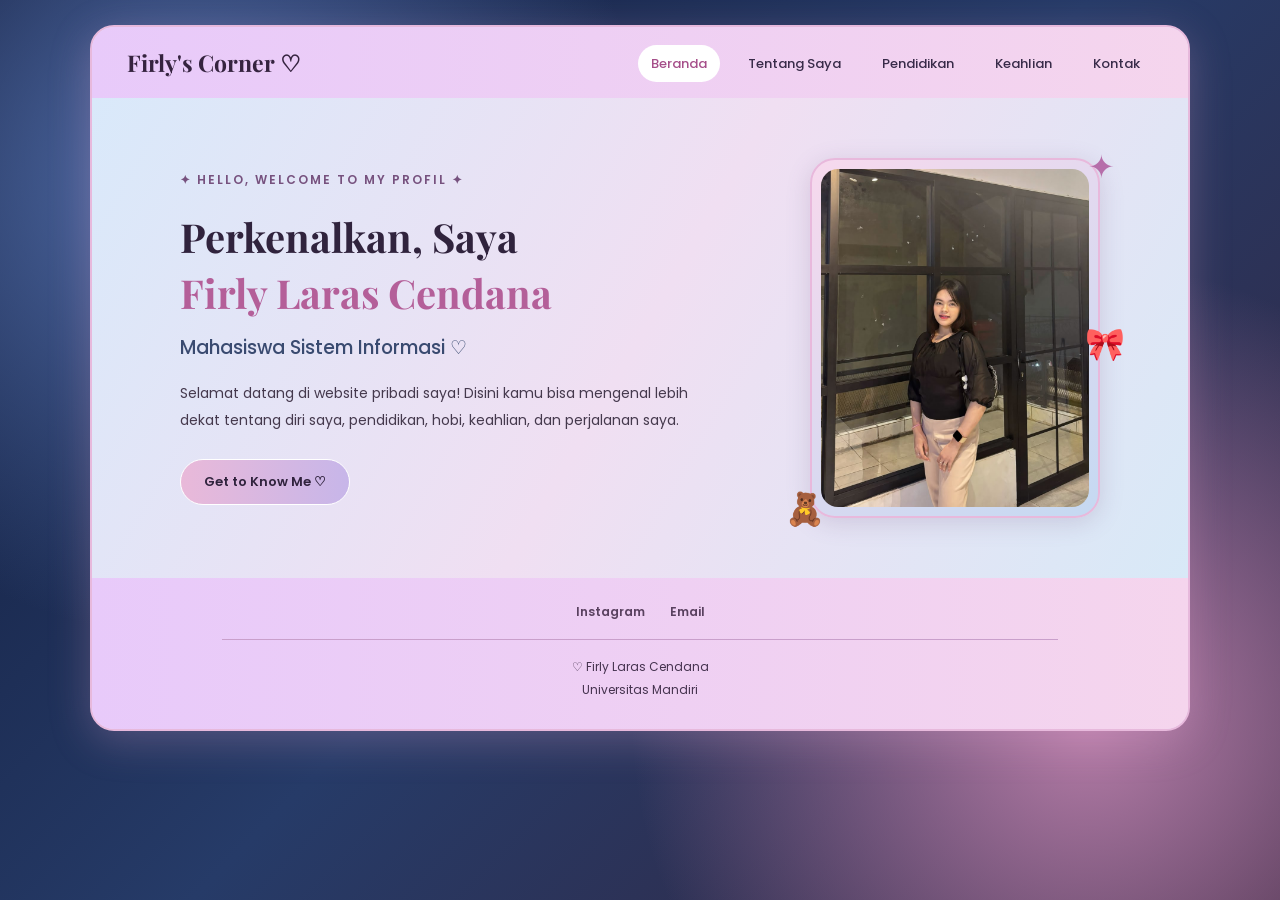
<file: index.html>
<!DOCTYPE html>
<html lang="id">
<head>
    <meta charset="UTF-8">
    <meta name="viewport" content="width=device-width, initial-scale=1.0">
    <title>Website Pribadi Firly</title>
    <link rel="stylesheet" href="css/style.css">
</head>
<body>

    <div class="site-card">

    <header>
         <nav class="navbar">
            <h2>Firly's Corner ♡</h2>
            <ul>
                <li><a href="index.html" class="active">Beranda</a></li>
                <li><a href="about.html">Tentang Saya</a></li>
                <li><a href="education.html">Pendidikan</a></li>
                <li><a href="skills.html">Keahlian</a></li>
                <li><a href="contact.html">Kontak</a></li>
            </ul>
        </nav>
    </header>

    <section class="home">
        <div class="home-text">
            <p class="welcome">✦ HELLO, WELCOME TO MY PROFIL ✦</p>

            <h1>Perkenalkan, Saya <br><span>Firly Laras Cendana</span></h1>

            <h3>Mahasiswa Sistem Informasi ♡</h3>

            <p class="description">
                Selamat datang di website pribadi saya!
                Disini kamu bisa mengenal lebih dekat tentang
                diri saya, pendidikan, hobi, keahlian,
                dan perjalanan saya.
            </p>

            <a href="about.html" class="button">Get to Know Me ♡</a> 
        </div>

        <div class="home-image">
            <div class="photo-frame">
                <img src="images/foto-profil.jpeg" alt="Foto Firly">
            </div>

            <div class="decoration bear">🧸</div>
            <div class="decoration star">✦</div>
            <div class="decoration ribbon">🎀</div>
        </div>
    </section>

<footer>
    <div class="footer-icons">
        <a href="https://www.instagram.com/firlyrasc/"
           target="_blank">Instagram</a>

        <a href="mailto:firlylarasc05@gmail.com">Email</a>
    </div>

    <div class="footer-line"></div>

    <p>♡ Firly Laras Cendana</p>
    <p>Universitas Mandiri </p>
</footer>
    </div>

</body>
</html>
</file>
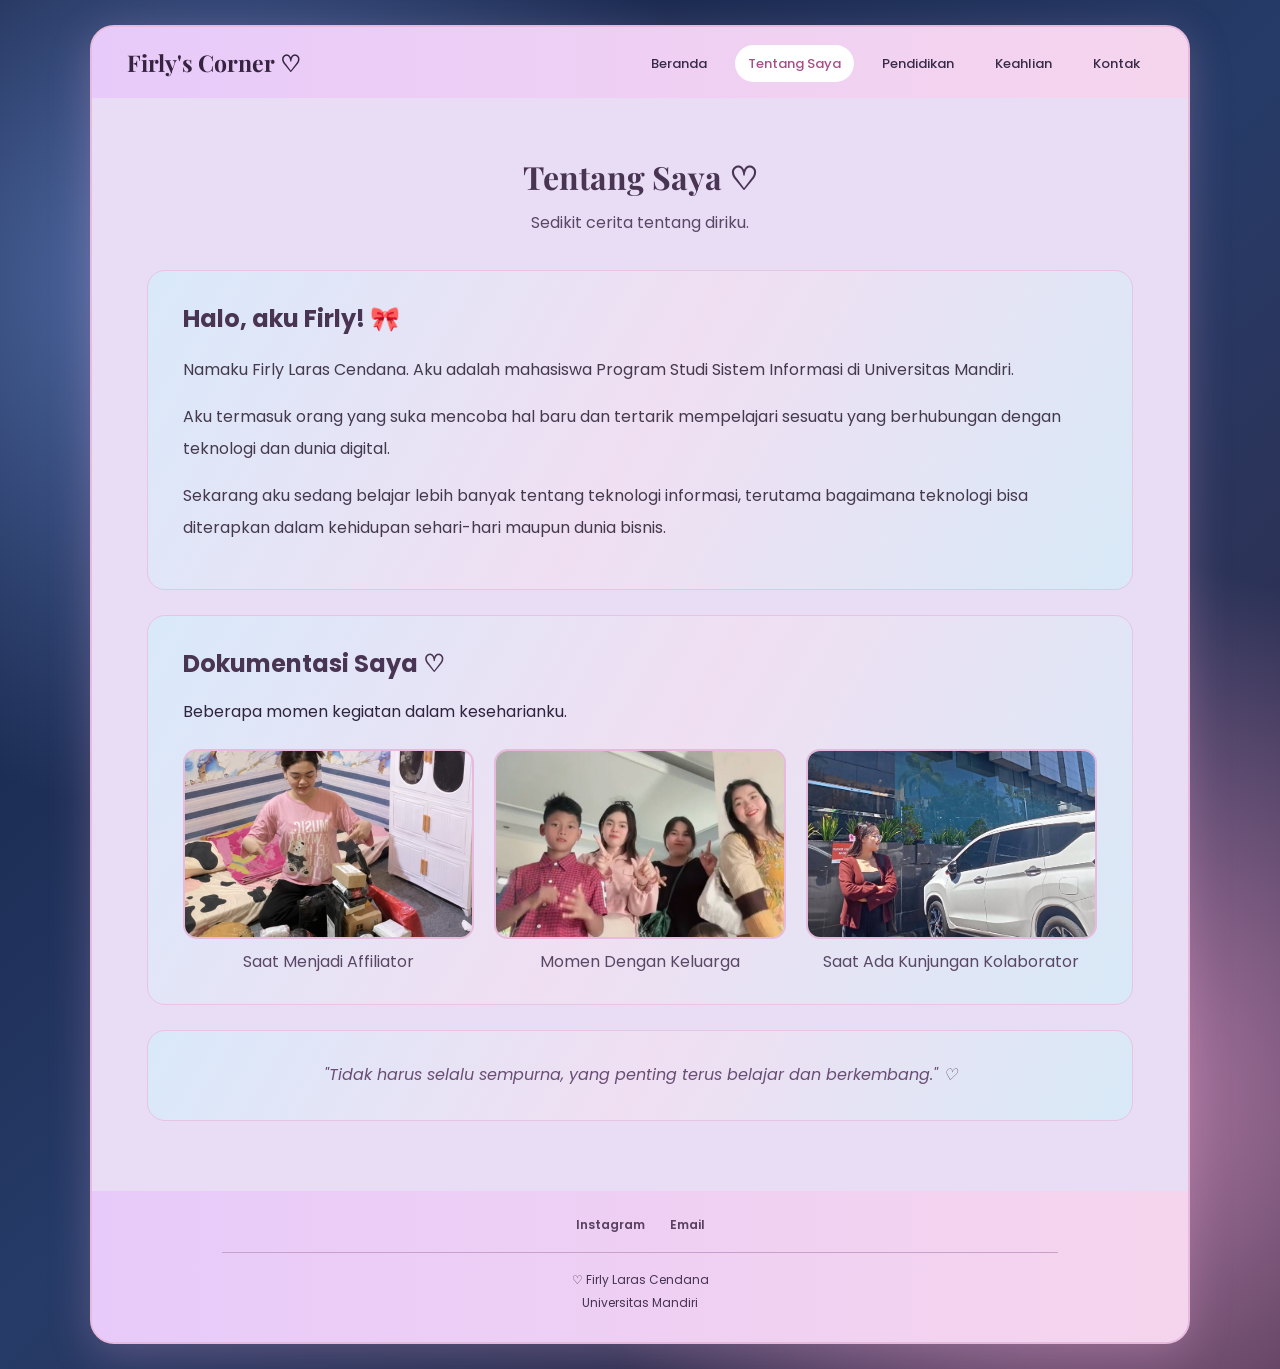
<file: about.html>
<!DOCTYPE html>
<html lang="id">
<head>
    <meta charset="UTF-8">
    <meta name="viewport" content="width=device-width, initial-scale=1.0">
    <title>Tentang Saya - Firly's Corner</title>
    <link rel="stylesheet" href="css/style.css">
</head>
<body>

    <div class="site-card">

        <header>
            <nav class="navbar">
                <h2>Firly's Corner ♡</h2>
                <ul>
                    <li><a href="index.html">Beranda</a></li>
                    <li><a href="about.html" class="active">Tentang Saya</a></li>
                    <li><a href="education.html">Pendidikan</a></li>
                    <li><a href="skills.html">Keahlian</a></li>
                    <li><a href="contact.html">Kontak</a></li>
                </ul>
            </nav>
        </header>

        <main class="page-content">

            <div class="page-heading">
                <h1>Tentang Saya ♡</h1>
                <p>Sedikit cerita tentang diriku.</p>
            </div>

            <section class="about-box">
                <h2>Halo, aku Firly! 🎀</h2>

                <p>
                    Namaku Firly Laras Cendana.
                    Aku adalah mahasiswa Program Studi Sistem Informasi
                    di Universitas Mandiri.
                </p>

                <p>
                    Aku termasuk orang yang suka mencoba hal baru
                    dan tertarik mempelajari sesuatu yang berhubungan
                    dengan teknologi dan dunia digital.
                </p>

                <p>
                    Sekarang aku sedang belajar lebih banyak tentang
                    teknologi informasi, terutama bagaimana teknologi
                    bisa diterapkan dalam kehidupan sehari-hari
                    maupun dunia bisnis.
                </p>
            </section>

            <section class="about-gallery">
                <h2>Dokumentasi Saya ♡</h2>
                <p>Beberapa momen kegiatan dalam keseharianku.</p>

                <div class="gallery-grid">

                <div class="gallery-item">
                <img src="images/dokumentasi1.jpeg" alt="Dokumentasi 1">
                <p>Saat Menjadi Affiliator</p>
                </div>

                <div class="gallery-item">
                <img src="images/dokumentasi2.jpeg" alt="Dokumentasi 2">
                <p>Momen Dengan Keluarga</p>
              </div>

               <div class="gallery-item">
               <img src="images/dokumentasi3.jpeg" alt="Dokumentasi 3">
               <p>Saat Ada Kunjungan Kolaborator</p>
          </div>

            </section>

            <div class="about-quote">
                <p>
                    "Tidak harus selalu sempurna,
                    yang penting terus belajar dan berkembang." ♡
                </p>
            </div>

        </main>

<footer>
    <div class="footer-icons">
        <a href="https://www.instagram.com/firlyrasc/"
           target="_blank">Instagram</a>

        <a href="mailto:firlylarasc05@gmail.com">Email</a>
    </div>

    <div class="footer-line"></div>

    <p>♡ Firly Laras Cendana</p>
    <p>Universitas Mandiri </p>
</footer>

    </div>

</body>
</html>
</file>
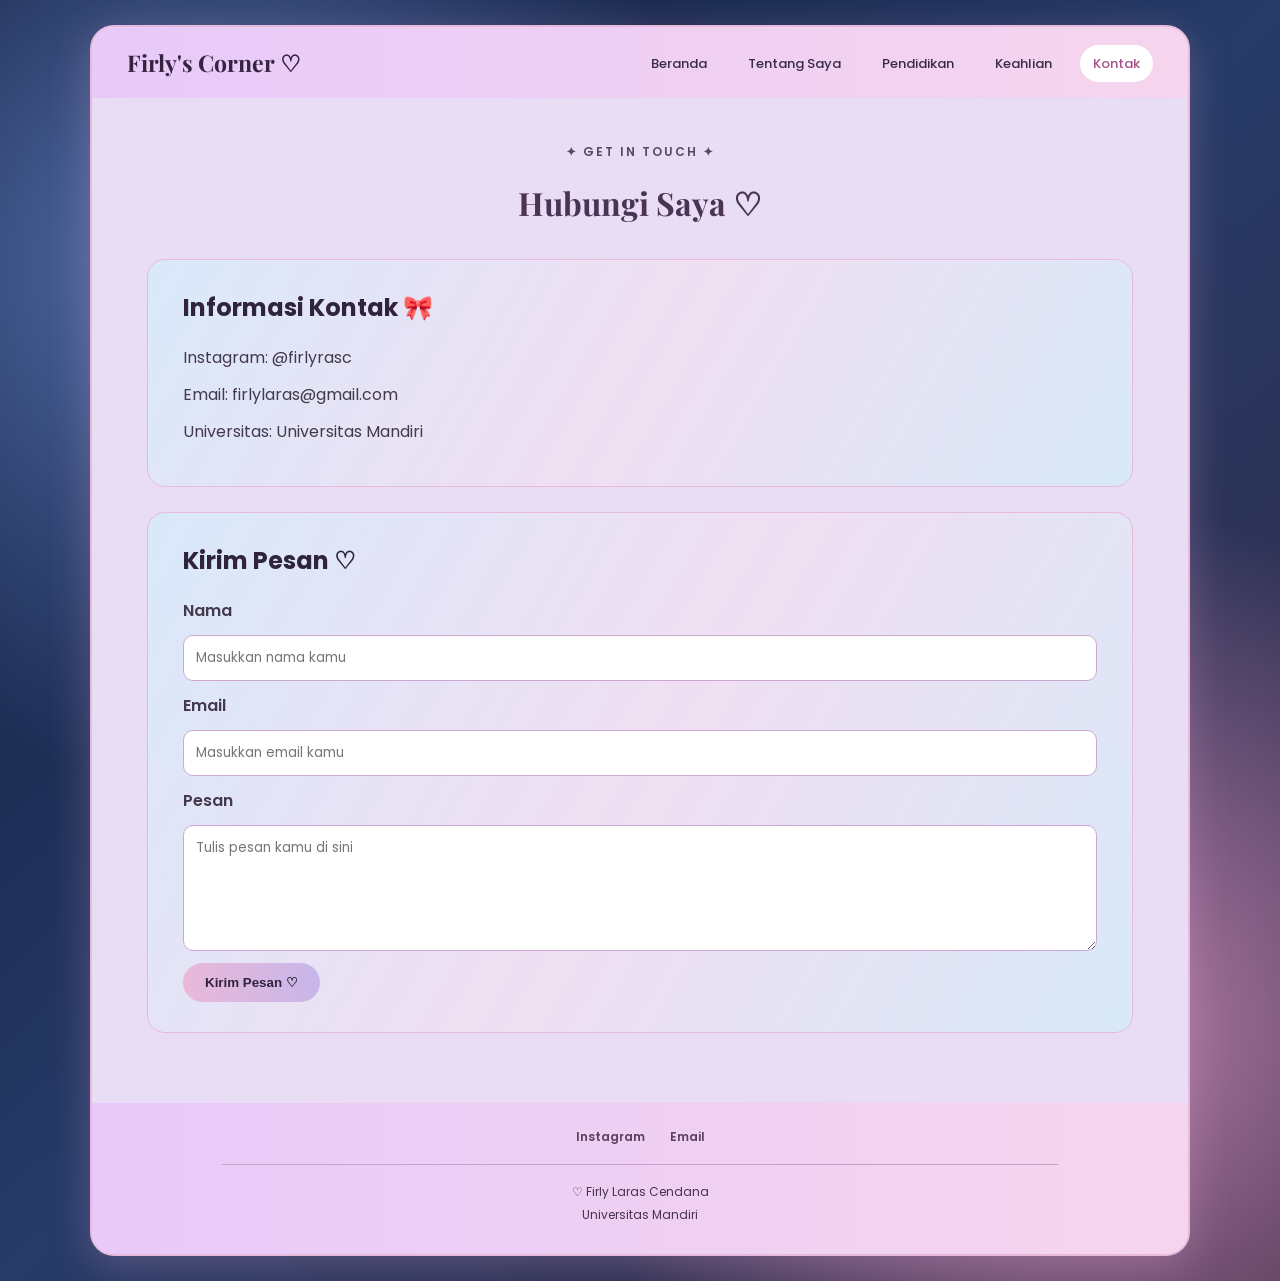
<file: contact.html>
<!DOCTYPE html>
<html lang="id">
<head>
    <meta charset="UTF-8">
    <meta name="viewport" content="width=device-width, initial-scale=1.0">
    <title>Kontak - Firly's Corner</title>
    <link rel="stylesheet" href="css/style.css">
</head>
<body>

    <div class="site-card">

        <header>
            <nav class="navbar">
                <h2>Firly's Corner ♡</h2>
                <ul>
                    <li><a href="index.html">Beranda</a></li>
                    <li><a href="about.html">Tentang Saya</a></li>
                    <li><a href="education.html">Pendidikan</a></li>
                    <li><a href="skills.html">Keahlian</a></li>
                    <li><a href="contact.html" class="active">Kontak</a></li>
                </ul>
            </nav>
        </header>

        <main class="page-content">

            <div class="page-heading">
                <p class="welcome">✦ GET IN TOUCH ✦</p>
                <h1>Hubungi Saya ♡</h1>
            </div>

            <section class="contact-box">

                <h2>Informasi Kontak 🎀</h2>

                <p>Instagram: @firlyrasc</p>
                <p>Email: firlylaras@gmail.com</p>
                <p>Universitas: Universitas Mandiri</p>

            </section>

            <section class="contact-box">

                <h2>Kirim Pesan ♡</h2>

                <form>
                    <label>Nama</label>
                    <input type="text" placeholder="Masukkan nama kamu">

                    <label>Email</label>
                    <input type="email" placeholder="Masukkan email kamu">

                    <label>Pesan</label>
                    <textarea rows="5" placeholder="Tulis pesan kamu di sini"></textarea>

                    <button type="button">Kirim Pesan ♡</button>
                </form>

            </section>

        </main>

<footer>
    <div class="footer-icons">
        <a href="https://www.instagram.com/firlyrasc/"
           target="_blank">Instagram</a>

        <a href="mailto:firlylarasc05@gmail.com">Email</a>
    </div>

    <div class="footer-line"></div>

    <p>♡ Firly Laras Cendana</p>
    <p>Universitas Mandiri </p>
</footer>

    </div>

</body>
</html>
</file>
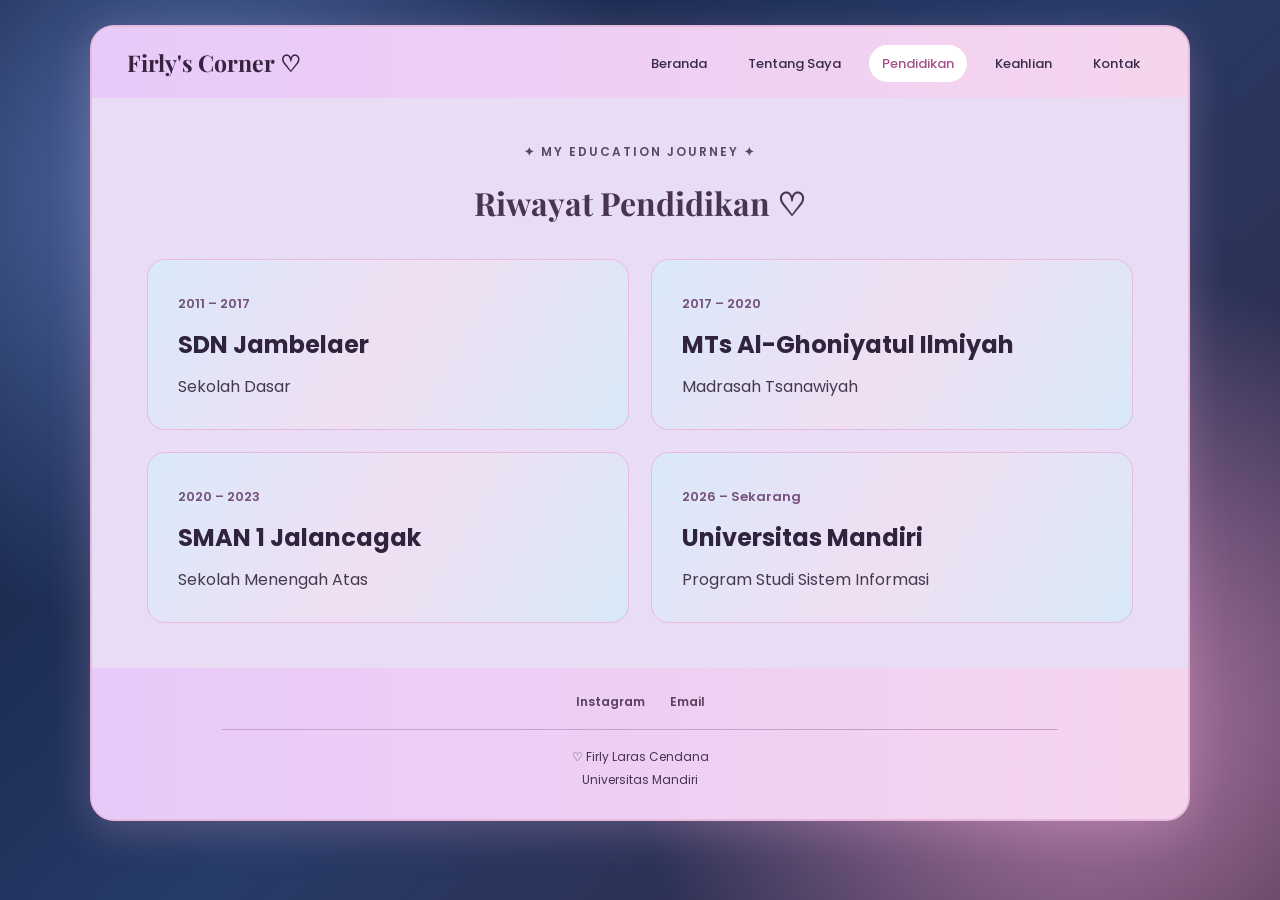
<file: education.html>
<!DOCTYPE html>
<html lang="id">
<head>
    <meta charset="UTF-8">
    <meta name="viewport" content="width=device-width, initial-scale=1.0">
    <title>Pendidikan - Firly's Corner</title>
    <link rel="stylesheet" href="css/style.css">
</head>
<body>

    <div class="site-card">

        <header>
            <nav class="navbar">
                <h2>Firly's Corner ♡</h2>
                <ul>
                    <li><a href="index.html">Beranda</a></li>
                    <li><a href="about.html">Tentang Saya</a></li>
                    <li><a href="education.html" class="active">Pendidikan</a></li>
                    <li><a href="skills.html">Keahlian</a></li>
                    <li><a href="contact.html">Kontak</a></li>
                </ul>
            </nav>
        </header>

        <main class="page-content">

            <div class="page-heading">
                <p class="welcome">✦ MY EDUCATION JOURNEY ✦</p>
                <h1>Riwayat Pendidikan ♡</h1>
            </div>

            <section class="education-list">

                <div class="education-box">
                    <span>2011 – 2017</span>
                    <h2>SDN Jambelaer</h2>
                    <p>Sekolah Dasar</p>
                </div>

                <div class="education-box">
                    <span>2017 – 2020</span>
                    <h2>MTs Al-Ghoniyatul Ilmiyah</h2>
                    <p>Madrasah Tsanawiyah</p>
                </div>

                <div class="education-box">
                    <span>2020 – 2023</span>
                    <h2>SMAN 1 Jalancagak</h2>
                    <p>Sekolah Menengah Atas</p>
                </div>

                <div class="education-box">
                    <span>2026 – Sekarang</span>
                    <h2>Universitas Mandiri</h2>
                    <p>Program Studi Sistem Informasi</p>
                </div>

            </section>

        </main>

<footer>
    <div class="footer-icons">
        <a href="https://www.instagram.com/firlyrasc/"
           target="_blank">Instagram</a>

        <a href="mailto:firlylarasc05@gmail.com">Email</a>
    </div>

    <div class="footer-line"></div>

    <p>♡ Firly Laras Cendana</p>
    <p>Universitas Mandiri </p>
</footer>

    </div>

</body>
</html>
</file>
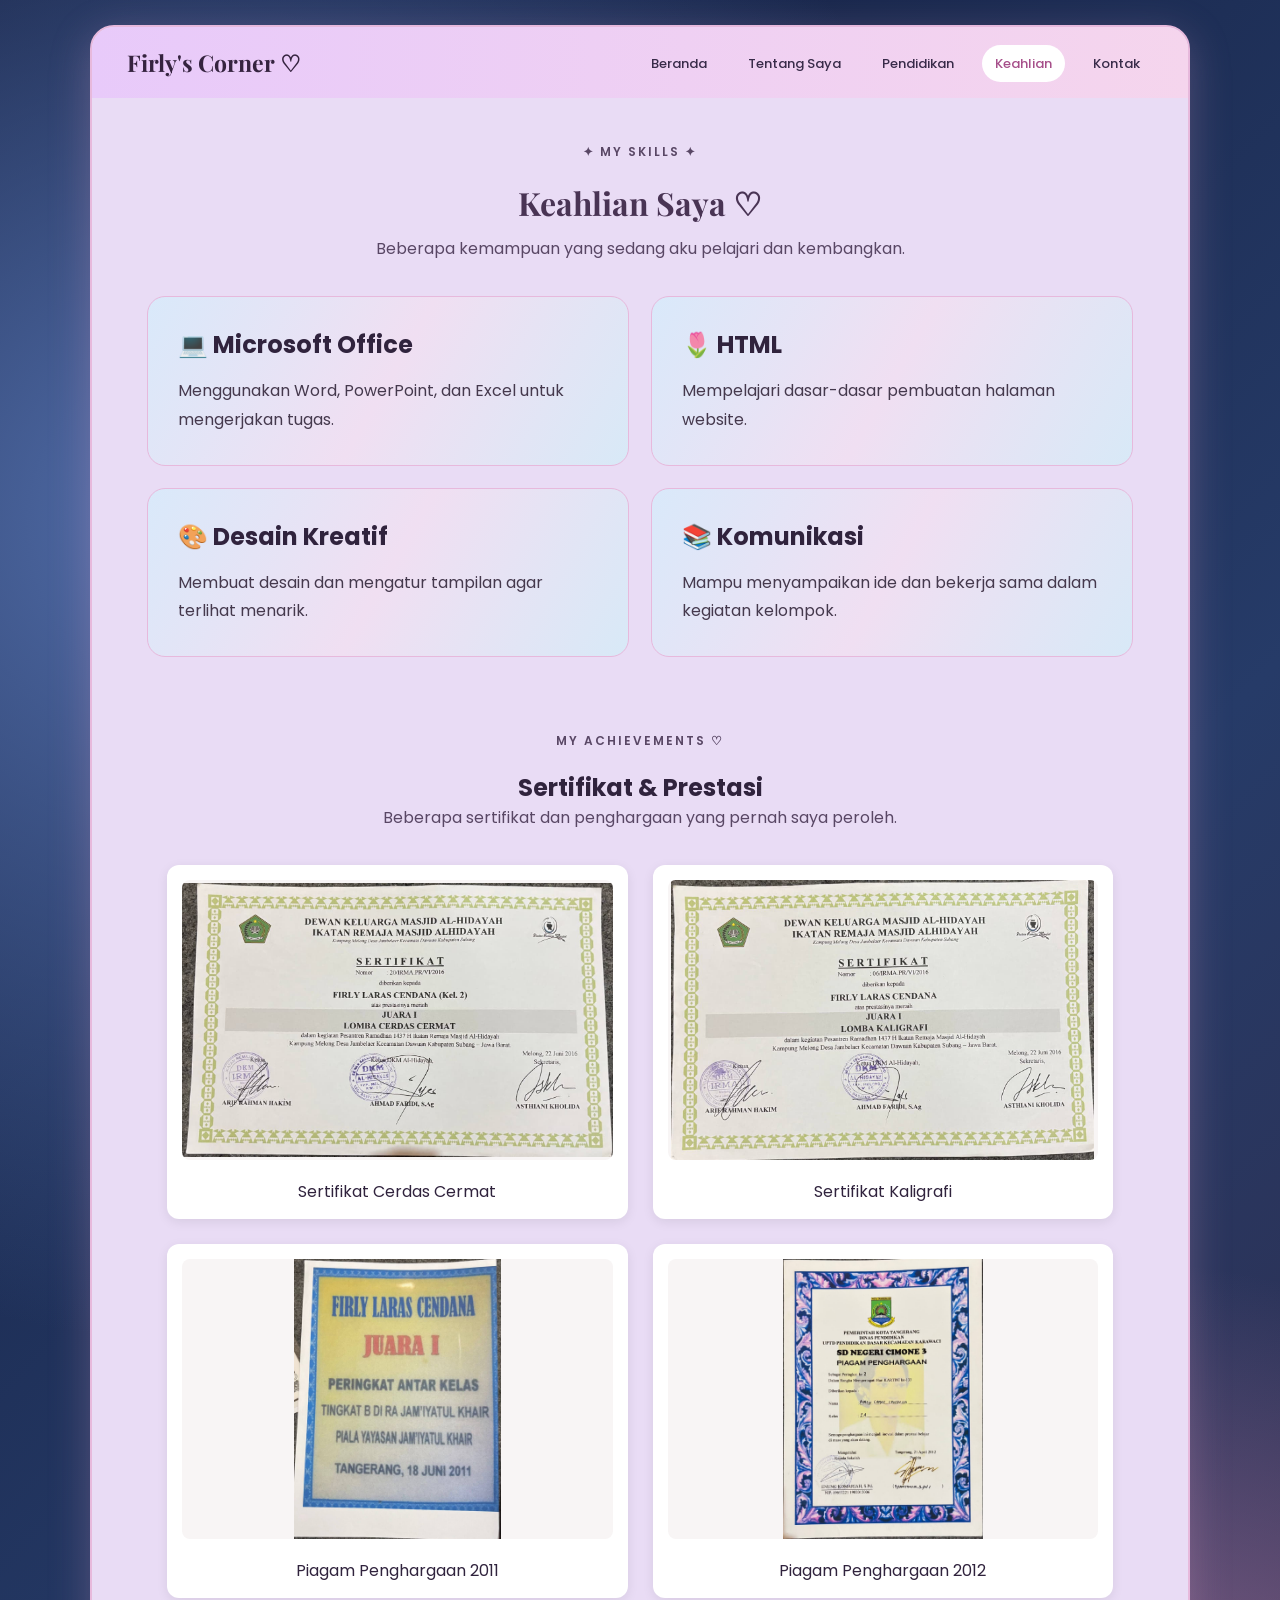
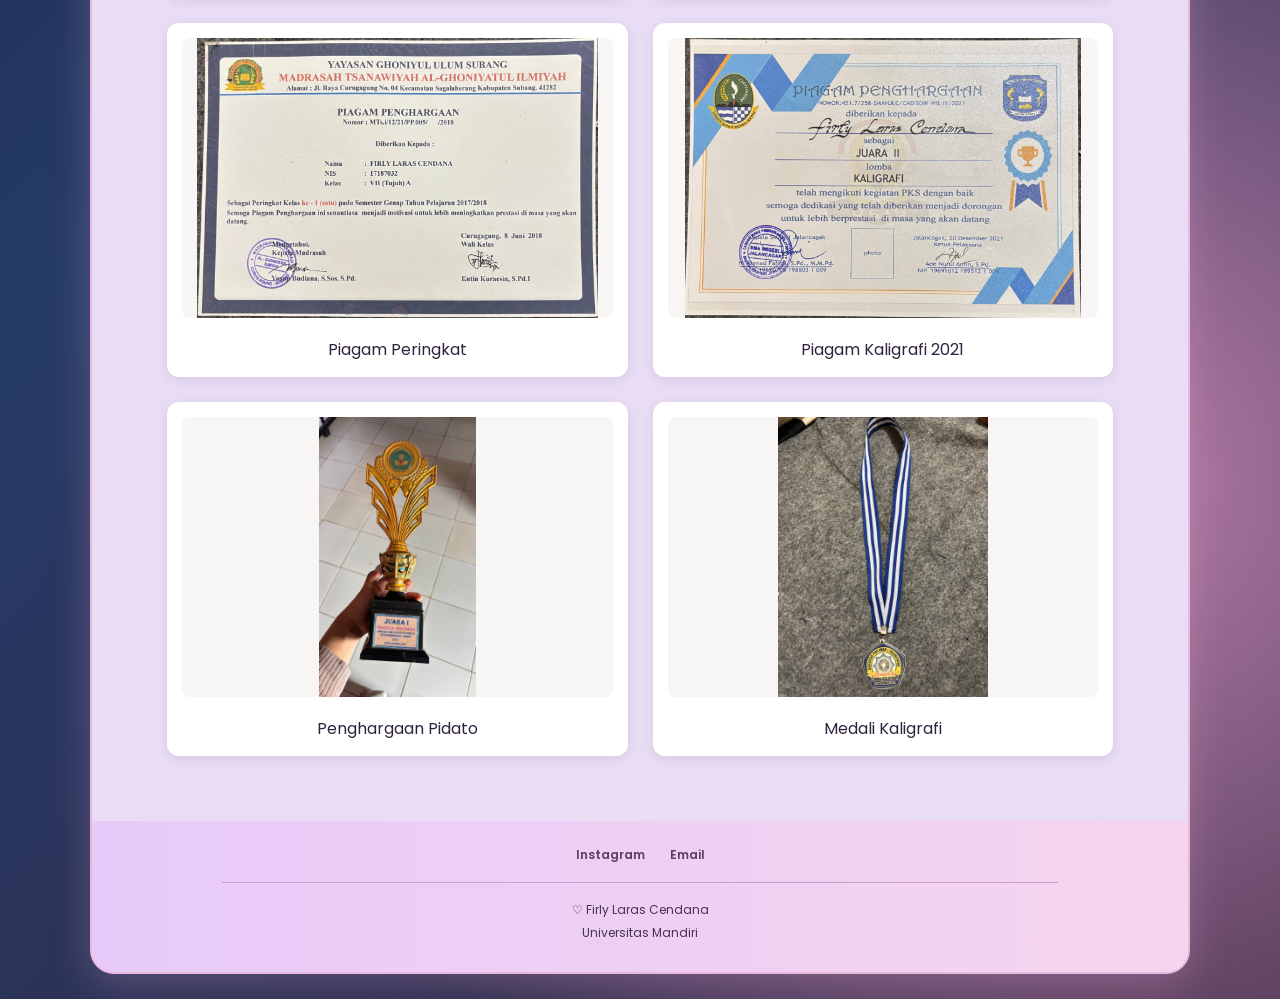
<file: skills.html>
<!DOCTYPE html>
<html lang="id">
<head>
    <meta charset="UTF-8">
    <meta name="viewport" content="width=device-width, initial-scale=1.0">
    <title>Keahlian - Firly's Corner</title>
    <link rel="stylesheet" href="css/style.css">
</head>
<body>

    <div class="site-card">

        <header>
            <nav class="navbar">
                <h2>Firly's Corner ♡</h2>
                <ul>
                    <li><a href="index.html">Beranda</a></li>
                    <li><a href="about.html">Tentang Saya</a></li>
                    <li><a href="education.html">Pendidikan</a></li>
                    <li><a href="skills.html" class="active">Keahlian</a></li>
                    <li><a href="contact.html">Kontak</a></li>
                </ul>
            </nav>
        </header>

        <main class="page-content">

            <div class="page-heading">
                <p class="welcome">✦ MY SKILLS ✦</p>
                <h1>Keahlian Saya ♡</h1>
                <p>Beberapa kemampuan yang sedang aku pelajari dan kembangkan.</p>
            </div>

            <section class="skills-list">

                <div class="skill-box">
                    <h2>💻 Microsoft Office</h2>
                    <p>Menggunakan Word, PowerPoint, dan Excel untuk mengerjakan tugas.</p>
                </div>

                <div class="skill-box">
                    <h2>🌷 HTML</h2>
                    <p>Mempelajari dasar-dasar pembuatan halaman website.</p>
                </div>

                <div class="skill-box">
                    <h2>🎨 Desain Kreatif</h2>
                    <p>Membuat desain dan mengatur tampilan agar terlihat menarik.</p>
                </div>

                <div class="skill-box">
                    <h2>📚 Komunikasi</h2>
                    <p>Mampu menyampaikan ide dan bekerja sama dalam kegiatan kelompok.</p>
                </div>

            </section>
<section class="achievement-section">
    <div class="page-heading">
        <p class="welcome">MY ACHIEVEMENTS ♡</p>
        <h2>Sertifikat & Prestasi</h2>
        <p>Beberapa sertifikat dan penghargaan yang pernah saya peroleh.</p>
    </div>

    <div class="achievement-gallery">

        <div class="achievement-card">
            <img src="images/sertifikat-cerdas-cermat.jpeg" alt="Sertifikat Cerdas Cermat">
            <h3>Sertifikat Cerdas Cermat</h3>
        </div>

        <div class="achievement-card">
            <img src="images/sertifikat-kaligrafi.jpeg" alt="Sertifikat Kaligrafi">
            <h3>Sertifikat Kaligrafi</h3>
        </div>

        <div class="achievement-card">
            <img src="images/piagam-2011.jpeg" alt="Piagam 2011">
            <h3>Piagam Penghargaan 2011</h3>
        </div>

        <div class="achievement-card">
            <img src="images/piagam-2012.jpeg" alt="Piagam 2012">
            <h3>Piagam Penghargaan 2012</h3>
        </div>

        <div class="achievement-card">
            <img src="images/piagam-peringkat.jpeg" alt="Piagam Peringkat">
            <h3>Piagam Peringkat</h3>
        </div>

        <div class="achievement-card">
            <img src="images/piagam-kaligrafi.jpeg" alt="Piagam Kaligrafi">
            <h3>Piagam Kaligrafi 2021</h3>
        </div>

        <div class="achievement-card">
            <img src="images/piala-pidato.jpeg" alt="Piala Pidato">
            <h3>Penghargaan Pidato</h3>
        </div>

        <div class="achievement-card">
            <img src="images/medali-kaligrafi.jpeg" alt="Medali Kaligrafi">
            <h3>Medali Kaligrafi</h3>
        </div>

    </div>
</section>
        </main>

 <footer>
    <div class="footer-icons">
        <a href="https://www.instagram.com/firlyrasc/"
           target="_blank">Instagram</a>

        <a href="mailto:firlylarasc05@gmail.com">Email</a>
    </div>

    <div class="footer-line"></div>

    <p>♡ Firly Laras Cendana</p>
    <p>Universitas Mandiri </p>
</footer>

    </div>

</body>
</html>
</file>
<file: css/style.css>
@import url('https://fonts.googleapis.com/css2?family=Poppins:wght@400;500;600;700&family=Playfair+Display:wght@500;600;700&display=swap');

* {
    margin: 0;
    padding: 0;
    box-sizing: border-box;
}

body {
    font-family: 'Poppins', sans-serif;
    background:
        radial-gradient(circle at 15% 20%, #526eaa 0%, transparent 35%),
        radial-gradient(circle at 85% 80%, #b77da8 0%, transparent 35%),
        linear-gradient(135deg, #101a39, #263b68, #35253e);
    color: #30233d;
    min-height: 100vh;
    padding: 25px 0;
}

/* Kotak utama */
.site-card {
    width: 88%;
    max-width: 1100px;
    margin: auto;
    background: #e9dcf5;
    border: 2px solid #e7b9dc;
    border-radius: 24px;
    overflow: hidden;
    box-shadow: 0 10px 40px rgba(238, 177, 220, 0.25);
}

/* Navigasi */
header {
    background: linear-gradient(90deg, #e8cafa, #f5d5ed);
    padding: 20px 35px;
}

.navbar {
    display: flex;
    justify-content: space-between;
    align-items: center;
    gap: 20px;
}

.navbar h2 {
    font-family: 'Playfair Display', serif;
    color: #35233f;
    font-size: 23px;
}

.navbar ul {
    display: flex;
    list-style: none;
    gap: 15px;
}

.navbar a {
    text-decoration: none;
    color: #382b49;
    font-size: 13px;
    font-weight: 500;
    padding: 9px 13px;
    border-radius: 20px;
    transition: 0.3s;
}

.navbar a:hover,
.navbar a.active {
    background: #ffffff;
    color: #a64f8a;
}

/* Halaman utama */
.home {
    min-height: 480px;
    display: flex;
    align-items: center;
    justify-content: space-between;
    gap: 40px;
    padding: 55px 8%;
    background: linear-gradient(120deg, #d9e9fa, #f0dff2, #d8e9f7);
}

.home-text {
    max-width: 550px;
}

.welcome {
    color: #76517e;
    font-size: 12px;
    letter-spacing: 2px;
    margin-bottom: 20px;
    font-weight: 600;
}

.home-text h1 {
    font-family: 'Playfair Display', serif;
    color: #30233d;
    font-size: 40px;
    line-height: 1.4;
    margin-bottom: 12px;
}

.home-text h1 span {
    color: #b45f99;
}

.home-text h3 {
    color: #394a70;
    font-weight: 500;
    margin-bottom: 18px;
}

.description {
    color: #45394d;
    line-height: 1.9;
    font-size: 14px;
    margin-bottom: 25px;
}

.button {
    display: inline-block;
    background: linear-gradient(90deg, #e9b9d9, #c7b6e9);
    color: #30233d;
    text-decoration: none;
    padding: 12px 23px;
    border: 1px solid #ffffff;
    border-radius: 25px;
    font-size: 13px;
    font-weight: 600;
    transition: 0.3s;
}

.button:hover {
    transform: translateY(-3px);
}

/* Foto profil */
.home-image {
    position: relative;
}

.photo-frame {
    width: 290px;
    height: 360px;
    padding: 9px;
    border: 2px solid #e8b9dc;
    border-radius: 25px;
    background: linear-gradient(145deg, #f7d9ed, #c5d9f2);
    box-shadow: 0 5px 25px rgba(116, 84, 130, 0.2);
}

.photo-frame img {
    width: 100%;
    height: 100%;
    object-fit: cover;
    border-radius: 17px;
}

.decoration {
    position: absolute;
    font-size: 32px;
}

.bear {
    bottom: -15px;
    left: -25px;
}

.star {
    top: -15px;
    right: -15px;
    color: #b66eaa;
}

.ribbon {
    top: 45%;
    right: -25px;
}

/* Footer */
footer {
    background: linear-gradient(90deg, #e8cafa, #f5d5ed);
    text-align: center;
    padding: 25px;
    color: #45334f;
    font-size: 12px;
}

.footer-icons {
    display: flex;
    justify-content: center;
    gap: 25px;
    margin-bottom: 18px;
}

.footer-icons a {
    color: #59415f;
    text-decoration: none;
    font-weight: 600;
}

.footer-icons a:hover {
    color: #b45f99;
}

.footer-line {
    width: 80%;
    height: 1px;
    background: #c99fcb;
    margin: 0 auto 18px;
}

footer p {
    margin: 5px 0;
}


/* Tampilan HP */
@media (max-width: 768px) {
    .site-card {
        width: 94%;
    }

    header {
        padding: 18px 12px;
    }

    .navbar {
        flex-direction: column;
        gap: 15px;
    }

    .navbar ul {
        flex-wrap: wrap;
        justify-content: center;
        gap: 5px;
    }

    .navbar a {
        font-size: 11px;
        padding: 7px;
    }

    .home {
        flex-direction: column;
        text-align: center;
        padding: 40px 7%;
    }

    .home-text h1 {
        font-size: 30px;
    }

    .photo-frame {
        width: 240px;
        height: 300px;
    }
}

/* Halaman Tentang Saya */
.page-content {
    padding: 45px 55px;
}

.page-heading {
    text-align: center;
    margin-bottom: 35px;
}

.page-heading h1 {
    color: #493454;
    margin: 12px 0;
    font-family: 'Playfair Display', serif;
}

.page-heading p {
    color: #594765;
}

.about-box,
.about-gallery,
.about-quote {
    background: linear-gradient(120deg, #d9e9fa, #f0dff2, #d8e9f7);
    border: 1px solid #e7c4e4;
    border-radius: 18px;
    padding: 30px 35px;
    margin-bottom: 25px;
}

.about-box h2,
.about-gallery h2 {
    color: #493454;
    margin-bottom: 18px;
}

.about-box p {
    color: #45394d;
    line-height: 2;
    margin-bottom: 15px;
}

.gallery-grid {
    display: grid;
    grid-template-columns: repeat(3, 1fr);
    gap: 20px;
    margin-top: 25px;
}

.gallery-item {
    text-align: center;
}

.photo-placeholder {
    height: 190px;
    display: flex;
    justify-content: center;
    align-items: center;
    background: linear-gradient(120deg, #d9e9fa, #f0dff2, #d8e9f7);
    border: 1px dashed #bd8dbb;
    border-radius: 14px;
    color: #694d75;
}

.gallery-item p {
    color: #594765;
    margin-top: 10px;
}

.about-quote {
    text-align: center;
    color: #694d75;
    font-style: italic;
    line-height: 1.8;
}

@media (max-width: 768px) {
    .page-content {
        padding: 30px 18px;
    }

    .about-box,
    .about-gallery,
    .about-quote {
        padding: 22px 18px;
    }

    .gallery-grid {
        grid-template-columns: 1fr;
    }
}

/* Halaman Pendidikan */
.education-list {
    display: grid;
    grid-template-columns: repeat(2, 1fr);
    gap: 22px;
}

.education-box {
    background: linear-gradient(120deg, #d9e9fa, #f0dff2, #d8e9f7);
    border: 1px solid #e7b9dc;
    border-radius: 18px;
    padding: 30px;
}

.education-box span {
    color: #76517e;
    font-size: 13px;
    font-weight: 600;
}

.education-box h2 {
    color: #30233d;
    margin: 12px 0;
}

.education-box p {
    color: #45394d;
}

@media (max-width: 768px) {
    .education-list {
        grid-template-columns: 1fr;
    }
}

.gallery-item img {
    width: 100%;
    height: 190px;
    object-fit: cover;
    border-radius: 14px;
    border: 2px solid #e7b9dc;
    display: block;
}

/* Halaman Keahlian */
.skills-list {
    display: grid;
    grid-template-columns: repeat(2, 1fr);
    gap: 22px;
}

.skill-box {
    background: linear-gradient(120deg, #d9e9fa, #f0dff2, #d8e9f7);
    border: 1px solid #e7b9dc;
    border-radius: 18px;
    padding: 30px;
}

.skill-box h2 {
    color: #30233d;
    margin-bottom: 15px;
}

.skill-box p {
    color: #45394d;
    line-height: 1.8;
}

@media (max-width: 768px) {
    .skills-list {
        grid-template-columns: 1fr;
    }
}

/* Halaman Kontak */
.contact-box {
    background: linear-gradient(120deg, #d9e9fa, #f0dff2, #d8e9f7);
    border: 1px solid #e7b9dc;
    border-radius: 18px;
    padding: 30px 35px;
    margin-bottom: 25px;
}

.contact-box h2 {
    color: #30233d;
    margin-bottom: 20px;
}

.contact-box p {
    color: #45394d;
    margin-bottom: 12px;
}

.contact-box form {
    display: flex;
    flex-direction: column;
    gap: 12px;
}

.contact-box label {
    color: #45394d;
    font-weight: 600;
}

.contact-box input,
.contact-box textarea {
    width: 100%;
    padding: 12px;
    border: 1px solid #cba9d3;
    border-radius: 10px;
    font-family: 'Poppins', sans-serif;
    color: #30233d;
}

.contact-box button {
    width: fit-content;
    padding: 12px 22px;
    border: none;
    border-radius: 20px;
    background: linear-gradient(90deg, #e9b9d9, #c7b6e9);
    color: #30233d;
    font-weight: 600;
    cursor: pointer;
}

/* GALERI SERTIFIKAT DAN PRESTASI */
.achievement-section {
    margin-top: 55px;
    padding: 20px;
}

.achievement-gallery {
    display: grid;
    grid-template-columns: repeat(2, 1fr);
    gap: 25px;
    margin-top: 30px;
}

.achievement-card {
    background: #fff;
    padding: 15px;
    border-radius: 12px;
    text-align: center;
    box-shadow: 0 3px 12px rgba(0,0,0,0.08);
}

.achievement-card img {
    width: 100%;
    height: 280px;
    object-fit: contain;
    border-radius: 8px;
    background: #f8f5f5;
}

.achievement-card h3 {
    font-size: 16px;
    margin-top: 12px;
    font-weight: normal;
}

@media (max-width: 600px) {
    .achievement-gallery {
        grid-template-columns: 1fr;
    }
}
</file>
